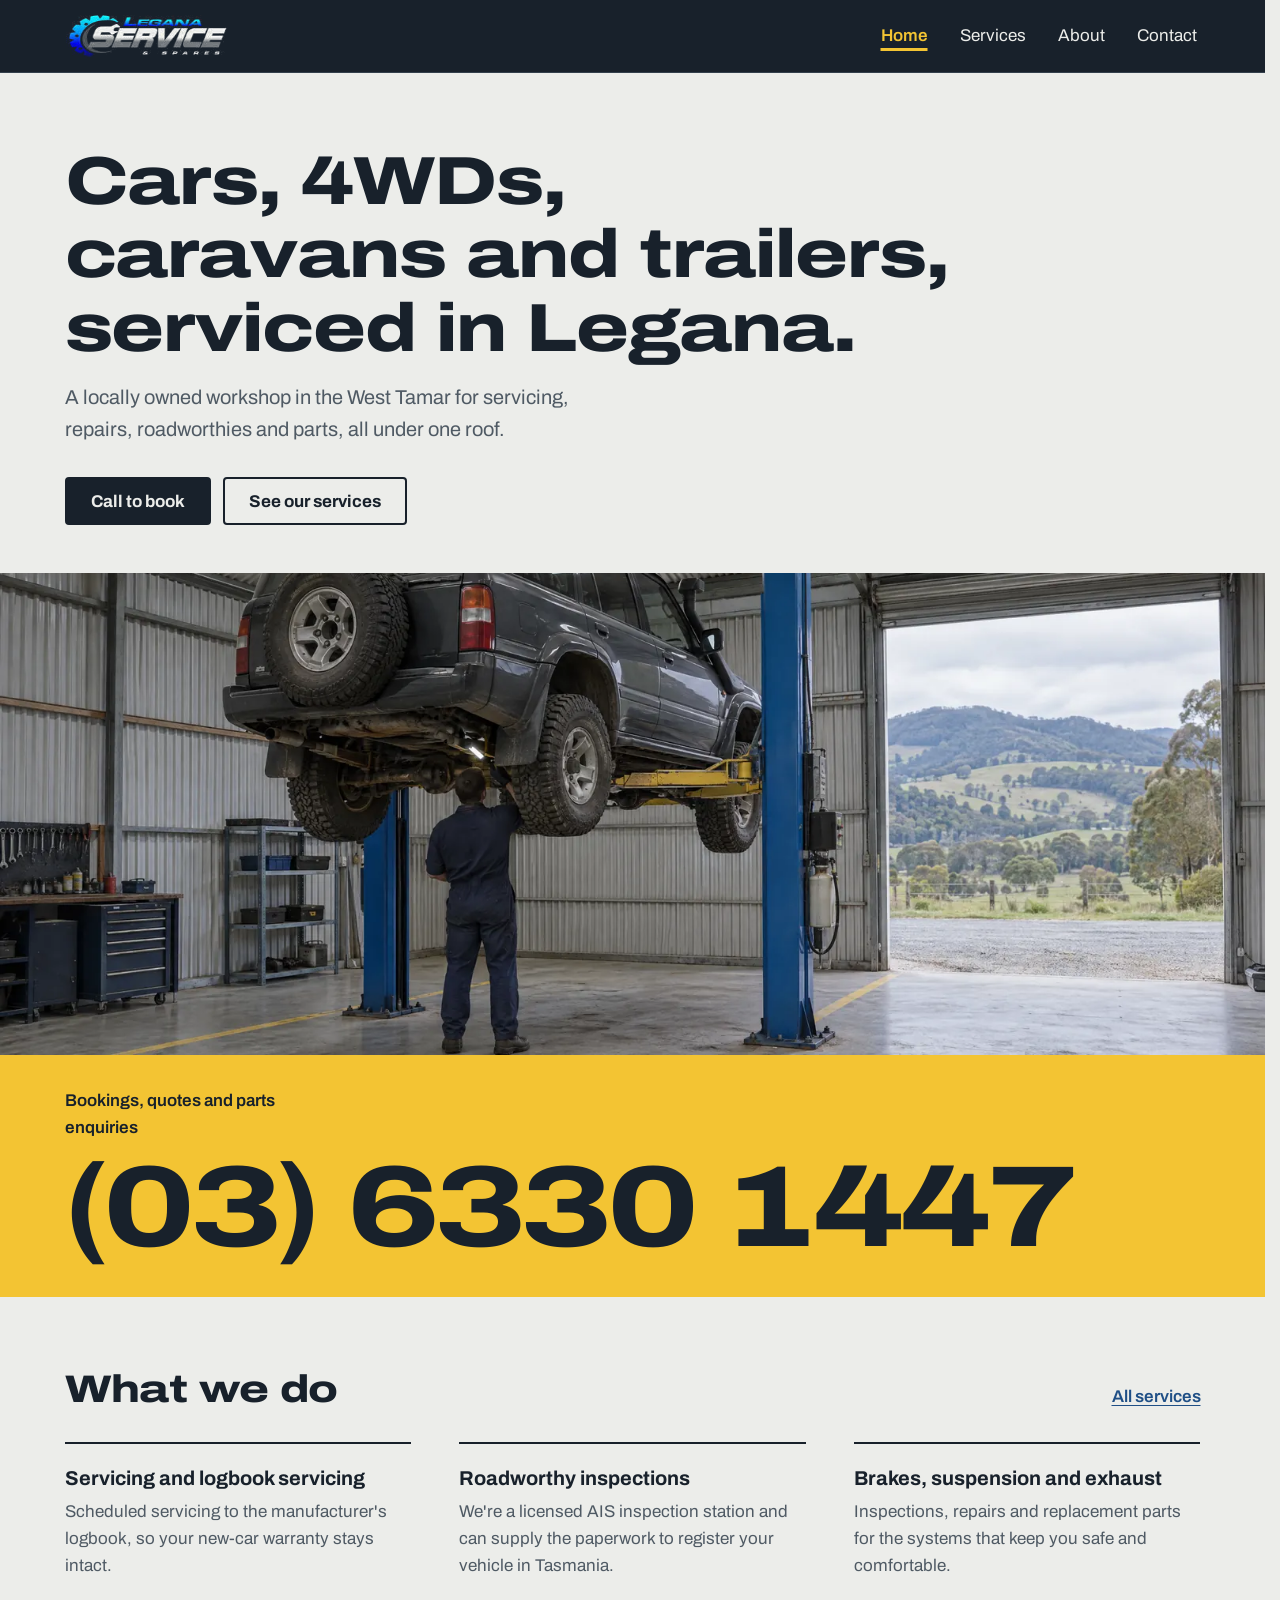
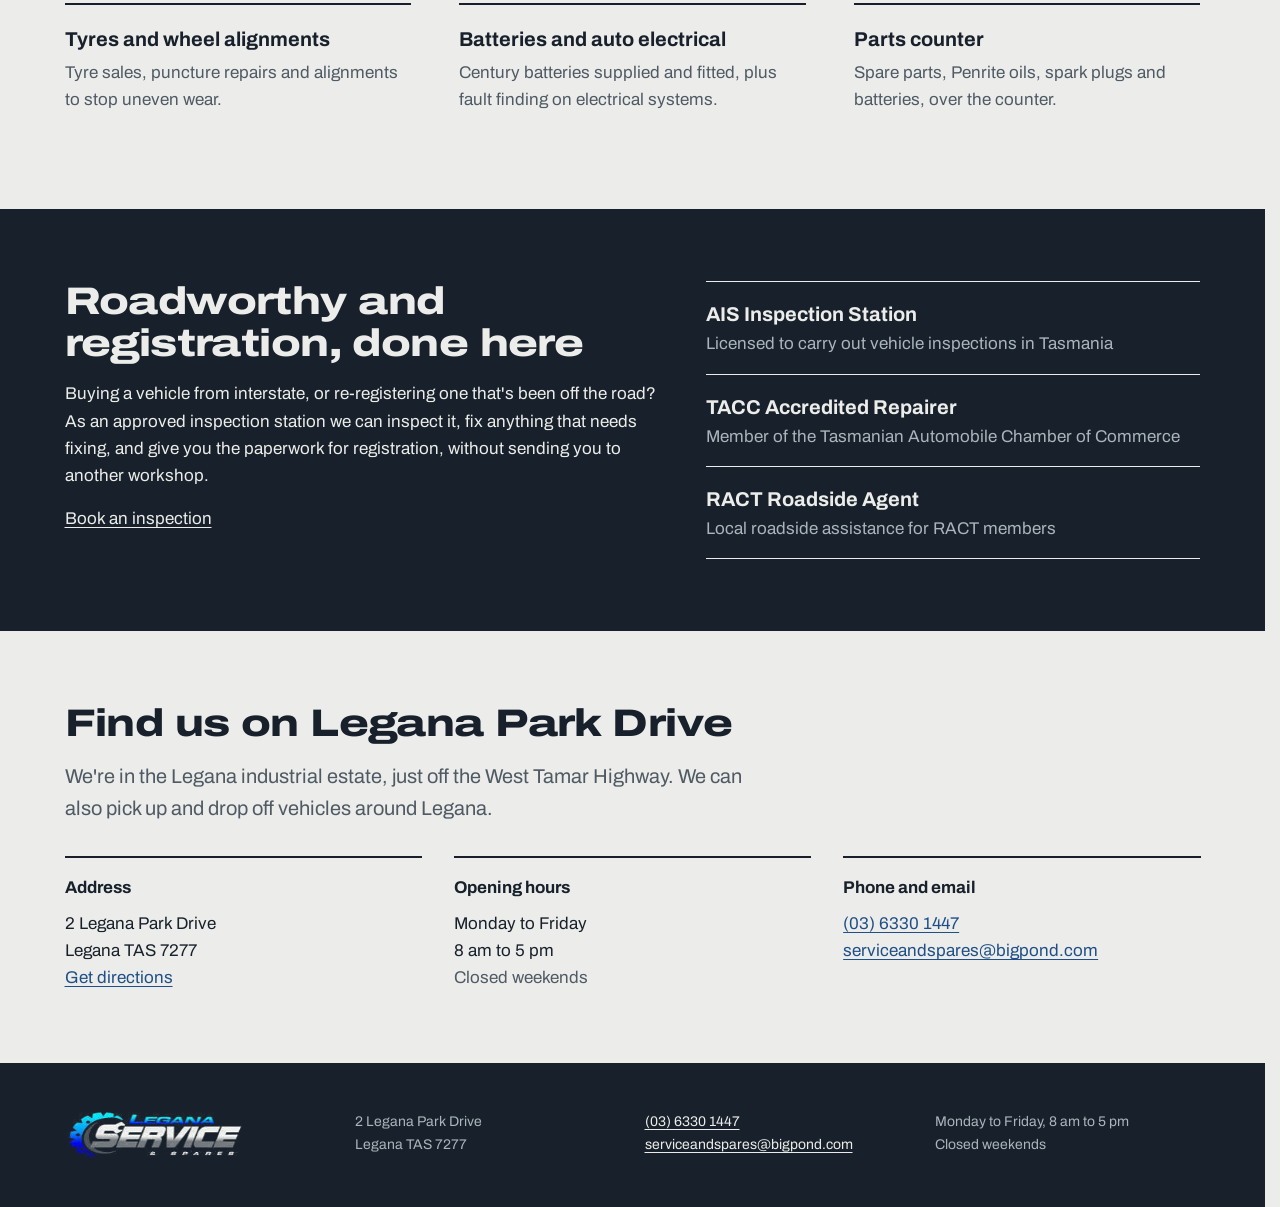
<file: index.html>
<!doctype html>
<html lang="en-AU">
<head>
  <meta charset="utf-8">
  <meta name="viewport" content="width=device-width, initial-scale=1">
  <title>Legana Service &amp; Spares | Car, 4WD, caravan and trailer servicing in Legana</title>
  <meta name="description" content="Locally owned workshop in Legana, Tasmania. Logbook servicing, repairs, roadworthy inspections, tyres, batteries and parts. Call (03) 6330 1447.">
  <link rel="icon" href="favicon.ico" sizes="32x32">
  <link rel="icon" href="assets/images/favicon.svg" type="image/svg+xml">
  <link rel="apple-touch-icon" href="assets/images/apple-touch-icon.png">
  <link rel="preload" href="assets/fonts/archivo.woff2" as="font" type="font/woff2" crossorigin>
  <link rel="preload" href="assets/images/logo.webp" as="image">
  <link rel="stylesheet" href="assets/css/theme.css?v=20261023">
  <link rel="stylesheet" href="assets/css/main.css?v=20261023">
  <link rel="stylesheet" href="assets/components/nav/nav.css?v=20261023">
  <script src="assets/components/nav/nav.js?v=20261023" defer></script>
  <script type="application/ld+json">
  {
    "@context": "https://schema.org",
    "@type": "AutoRepair",
    "name": "Legana Service & Spares",
    "telephone": "+61 3 6330 1447",
    "email": "serviceandspares@bigpond.com",
    "address": {
      "@type": "PostalAddress",
      "streetAddress": "2 Legana Park Drive",
      "addressLocality": "Legana",
      "addressRegion": "TAS",
      "postalCode": "7277",
      "addressCountry": "AU"
    },
    "openingHoursSpecification": [{
      "@type": "OpeningHoursSpecification",
      "dayOfWeek": ["Monday", "Tuesday", "Wednesday", "Thursday", "Friday"],
      "opens": "08:00",
      "closes": "17:00"
    }],
    "areaServed": "West Tamar, Tasmania"
  }
  </script>
</head>
<body>
  <header data-site-nav></header>

  <main id="main" class="page" tabindex="-1">
    <section class="hero wrap" aria-labelledby="hero-title">
      <h1 id="hero-title">Cars, 4WDs, caravans and trailers, serviced in Legana.</h1>
      <p class="lede">A locally owned workshop in the West Tamar for servicing, repairs, roadworthies and parts, all under one roof.</p>
      <div class="actions">
        <a class="button" href="tel:+61363301447">Call to book</a>
        <a class="button button--plain" href="services.html">See our services</a>
      </div>
    </section>

    <figure class="photo photo--wide">
      <picture>
        <source media="(max-width: 767px)" sizes="100vw"
          srcset="assets/images/workshop-hoist-mobile-800.webp 800w, assets/images/workshop-hoist-mobile-1080.webp 1080w">
        <img src="assets/images/workshop-hoist-1600.webp"
          srcset="assets/images/workshop-hoist-960.webp 960w, assets/images/workshop-hoist-1600.webp 1600w"
          sizes="100vw" width="1600" height="686" fetchpriority="high"
          alt="A mechanic inspecting the underside of a 4WD raised on a hoist, with green hills through the open roller door">
      </picture>
    </figure>

    <section class="floorline" aria-label="Phone">
      <div class="wrap">
        <p class="floorline__note">Bookings, quotes and parts enquiries</p>
        <a class="floorline__number" href="tel:+61363301447">(03) 6330 1447</a>
      </div>
    </section>

    <section class="band wrap" aria-labelledby="services-title">
      <div class="section-head">
        <h2 id="services-title">What we do</h2>
        <a href="services.html">All services</a>
      </div>
      <ul class="service-list">
        <li>
          <h3>Servicing and logbook servicing</h3>
          <p>Scheduled servicing to the manufacturer's logbook, so your new-car warranty stays intact.</p>
        </li>
        <li>
          <h3>Roadworthy inspections</h3>
          <p>We're a licensed AIS inspection station and can supply the paperwork to register your vehicle in Tasmania.</p>
        </li>
        <li>
          <h3>Brakes, suspension and exhaust</h3>
          <p>Inspections, repairs and replacement parts for the systems that keep you safe and comfortable.</p>
        </li>
        <li>
          <h3>Tyres and wheel alignments</h3>
          <p>Tyre sales, puncture repairs and alignments to stop uneven wear.</p>
        </li>
        <li>
          <h3>Batteries and auto electrical</h3>
          <p>Century batteries supplied and fitted, plus fault finding on electrical systems.</p>
        </li>
        <li>
          <h3>Parts counter</h3>
          <p>Spare parts, Penrite oils, spark plugs and batteries, over the counter.</p>
        </li>
      </ul>
    </section>

    <section class="band band--deep" aria-labelledby="registration-title">
      <div class="wrap split">
        <div>
          <h2 id="registration-title">Roadworthy and registration, done here</h2>
          <p>Buying a vehicle from interstate, or re-registering one that's been off the road? As an approved inspection station we can inspect it, fix anything that needs fixing, and give you the paperwork for registration, without sending you to another workshop.</p>
          <p><a href="contact.html">Book an inspection</a></p>
        </div>
        <ul class="facts">
          <li><strong>AIS Inspection Station</strong><span>Licensed to carry out vehicle inspections in Tasmania</span></li>
          <li><strong>TACC Accredited Repairer</strong><span>Member of the Tasmanian Automobile Chamber of Commerce</span></li>
          <li><strong>RACT Roadside Agent</strong><span>Local roadside assistance for RACT members</span></li>
        </ul>
      </div>
    </section>

    <section class="band wrap" aria-labelledby="visit-title">
      <h2 id="visit-title">Find us on Legana Park Drive</h2>
      <p class="lede">We're in the Legana industrial estate, just off the West Tamar Highway. We can also pick up and drop off vehicles around Legana.</p>
      <dl class="details">
        <div>
          <dt>Address</dt>
          <dd>2 Legana Park Drive<br>Legana TAS 7277<br><a href="https://www.google.com/maps/search/?api=1&amp;query=2+Legana+Park+Drive+Legana+TAS+7277">Get directions</a></dd>
        </div>
        <div>
          <dt>Opening hours</dt>
          <dd>Monday to Friday<br>8 am to 5 pm<br><span class="muted">Closed weekends</span></dd>
        </div>
        <div>
          <dt>Phone and email</dt>
          <dd><a href="tel:+61363301447">(03) 6330 1447</a><br><a href="mailto:serviceandspares@bigpond.com">serviceandspares@bigpond.com</a></dd>
        </div>
      </dl>
    </section>
  </main>

  <footer class="site-footer">
    <div class="wrap">
      <p class="site-footer__name"><img src="assets/images/logo.webp" width="231" height="62" alt="Legana Service &amp; Spares" loading="lazy" decoding="async"></p>
      <p>2 Legana Park Drive<br>Legana TAS 7277</p>
      <p><a href="tel:+61363301447">(03) 6330 1447</a><br><a href="mailto:serviceandspares@bigpond.com">serviceandspares@bigpond.com</a></p>
      <p>Monday to Friday, 8 am to 5 pm<br>Closed weekends</p>
    </div>
  </footer>
</body>
</html>
</file>
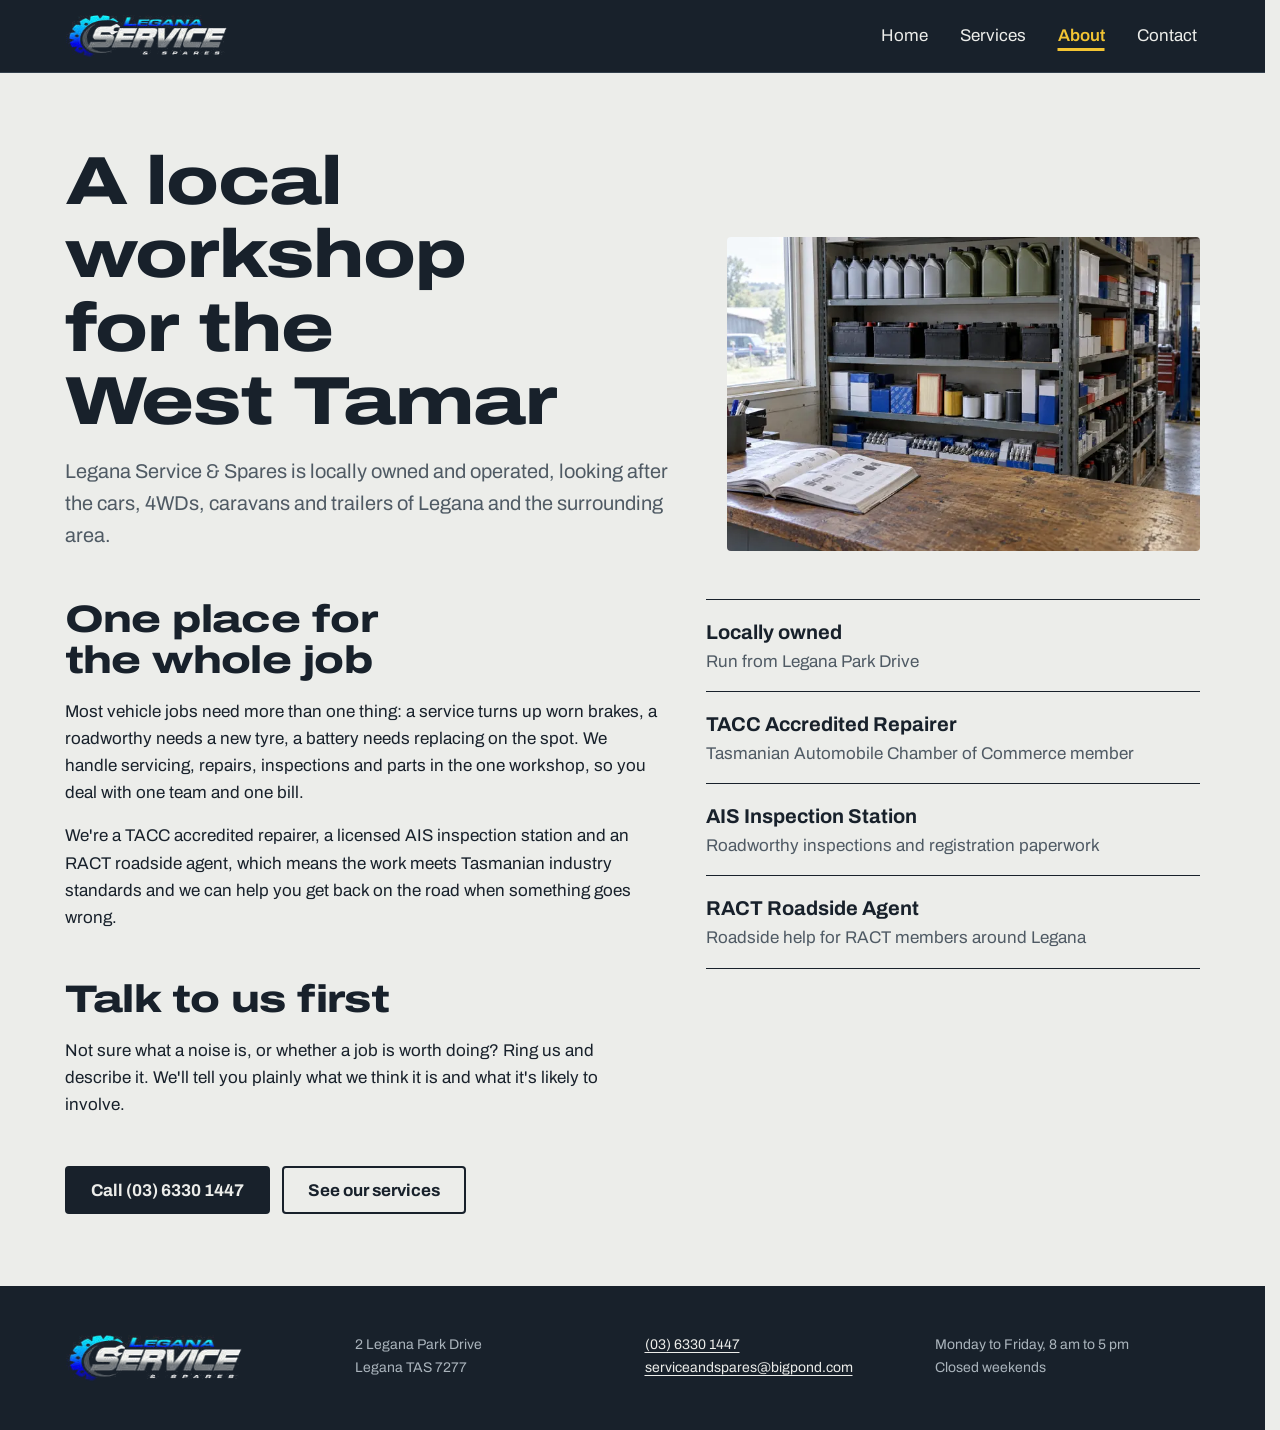
<file: about.html>
<!doctype html>
<html lang="en-AU">
<head>
  <meta charset="utf-8">
  <meta name="viewport" content="width=device-width, initial-scale=1">
  <title>About | Legana Service &amp; Spares</title>
  <meta name="description" content="A locally owned workshop in Legana, Tasmania: TACC accredited repairer, AIS inspection station and RACT roadside agent.">
  <link rel="icon" href="favicon.ico" sizes="32x32">
  <link rel="icon" href="assets/images/favicon.svg" type="image/svg+xml">
  <link rel="apple-touch-icon" href="assets/images/apple-touch-icon.png">
  <link rel="preload" href="assets/fonts/archivo.woff2" as="font" type="font/woff2" crossorigin>
  <link rel="preload" href="assets/images/logo.webp" as="image">
  <link rel="stylesheet" href="assets/css/theme.css?v=20261023">
  <link rel="stylesheet" href="assets/css/main.css?v=20261023">
  <link rel="stylesheet" href="assets/components/nav/nav.css?v=20261023">
  <script src="assets/components/nav/nav.js?v=20261023" defer></script>
</head>
<body>
  <header data-site-nav></header>

  <main id="main" class="page" tabindex="-1">
    <section class="page-head wrap page-head--photo" aria-labelledby="page-title">
      <div>
        <h1 id="page-title">A local workshop for the West Tamar</h1>
        <p class="lede">Legana Service &amp; Spares is locally owned and operated, looking after the cars, 4WDs, caravans and trailers of Legana and the surrounding area.</p>
      </div>
      <figure class="photo">
        <img src="assets/images/parts-counter-1200.webp"
          srcset="assets/images/parts-counter-720.webp 720w, assets/images/parts-counter-1200.webp 1200w"
          sizes="(min-width: 900px) 40vw, 100vw" width="1200" height="797" decoding="async"
          alt="A parts counter with shelves of oil, batteries, filters and spark plugs">
      </figure>
    </section>

    <section class="band wrap">
      <div class="split">
        <div class="prose">
          <h2>One place for the whole job</h2>
          <p>Most vehicle jobs need more than one thing: a service turns up worn brakes, a roadworthy needs a new tyre, a battery needs replacing on the spot. We handle servicing, repairs, inspections and parts in the one workshop, so you deal with one team and one bill.</p>
          <p>We're a TACC accredited repairer, a licensed AIS inspection station and an RACT roadside agent, which means the work meets Tasmanian industry standards and we can help you get back on the road when something goes wrong.</p>
          <h2>Talk to us first</h2>
          <p>Not sure what a noise is, or whether a job is worth doing? Ring us and describe it. We'll tell you plainly what we think it is and what it's likely to involve.</p>
        </div>
        <ul class="facts">
          <li><strong>Locally owned</strong><span>Run from Legana Park Drive</span></li>
          <li><strong>TACC Accredited Repairer</strong><span>Tasmanian Automobile Chamber of Commerce member</span></li>
          <li><strong>AIS Inspection Station</strong><span>Roadworthy inspections and registration paperwork</span></li>
          <li><strong>RACT Roadside Agent</strong><span>Roadside help for RACT members around Legana</span></li>
        </ul>
      </div>
      <div class="actions">
        <a class="button" href="tel:+61363301447">Call (03) 6330 1447</a>
        <a class="button button--plain" href="services.html">See our services</a>
      </div>
    </section>
  </main>

  <footer class="site-footer">
    <div class="wrap">
      <p class="site-footer__name"><img src="assets/images/logo.webp" width="231" height="62" alt="Legana Service &amp; Spares" loading="lazy" decoding="async"></p>
      <p>2 Legana Park Drive<br>Legana TAS 7277</p>
      <p><a href="tel:+61363301447">(03) 6330 1447</a><br><a href="mailto:serviceandspares@bigpond.com">serviceandspares@bigpond.com</a></p>
      <p>Monday to Friday, 8 am to 5 pm<br>Closed weekends</p>
    </div>
  </footer>
</body>
</html>
</file>
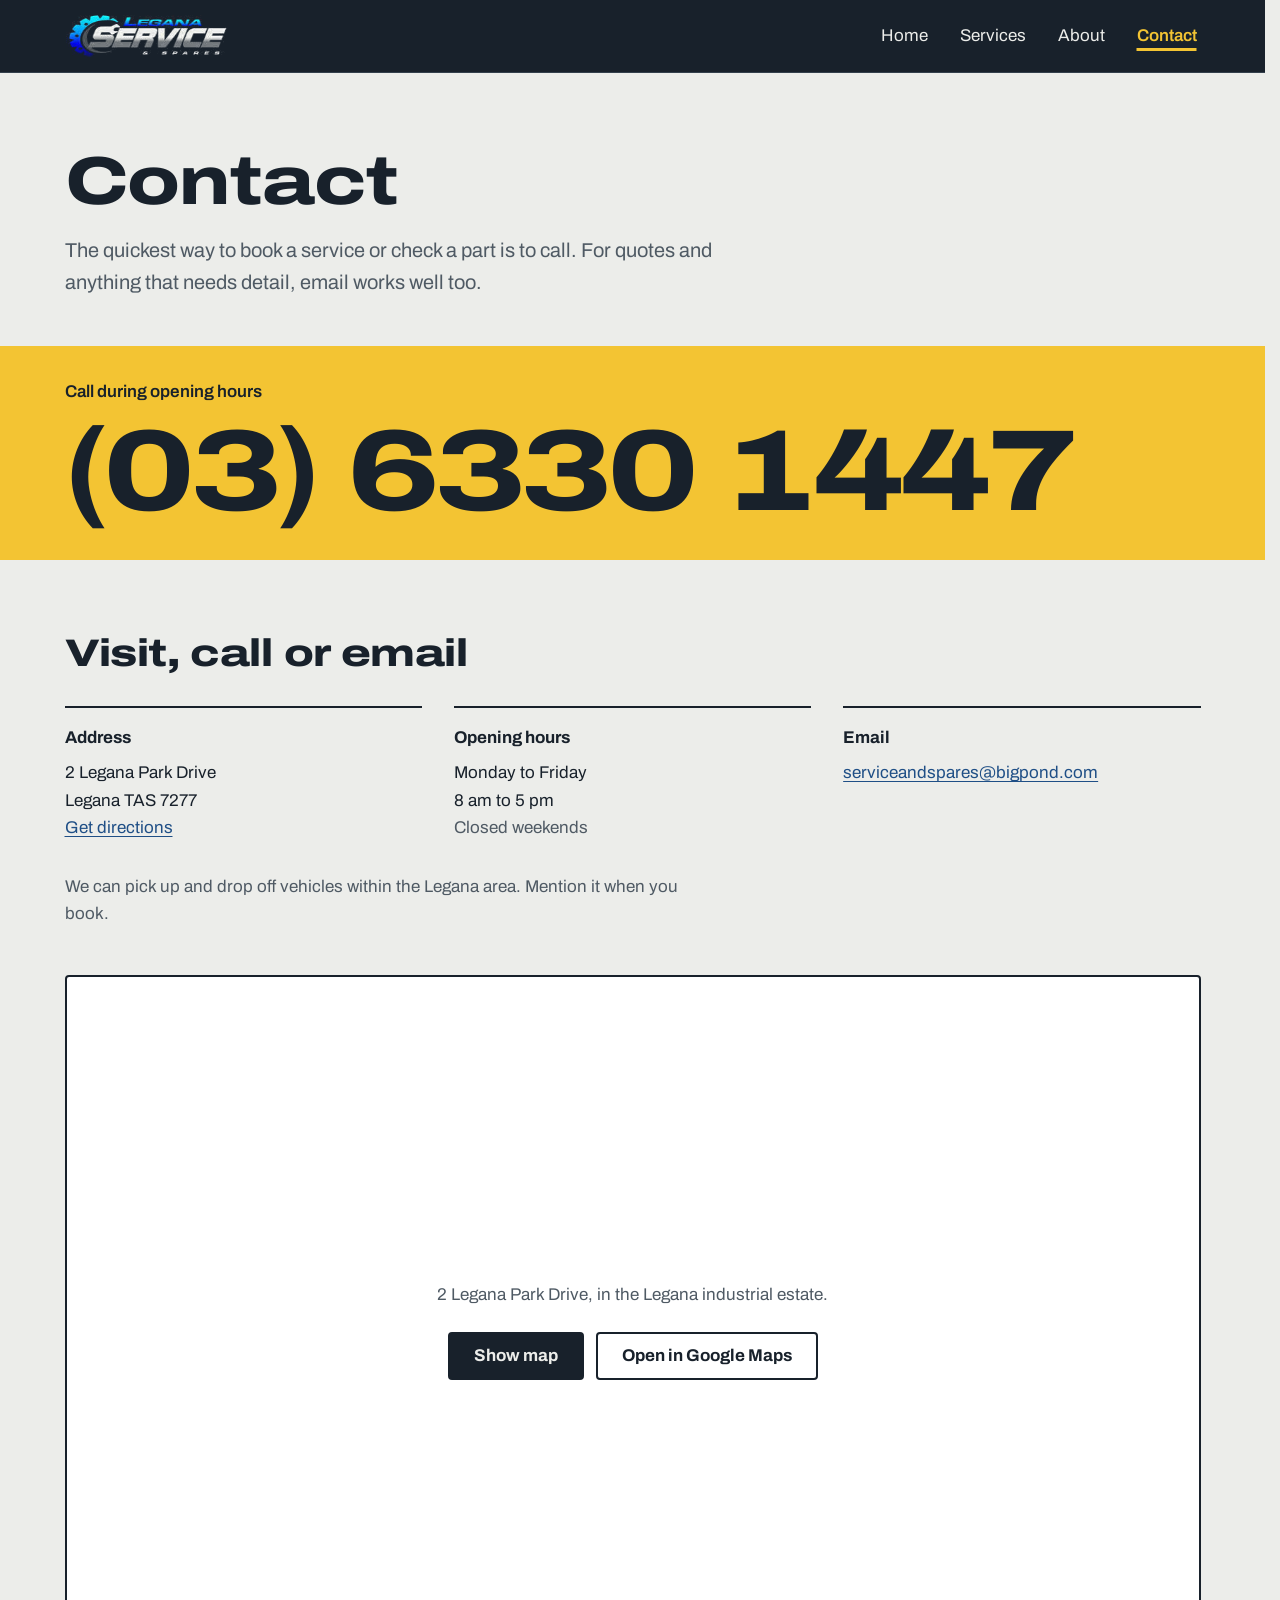
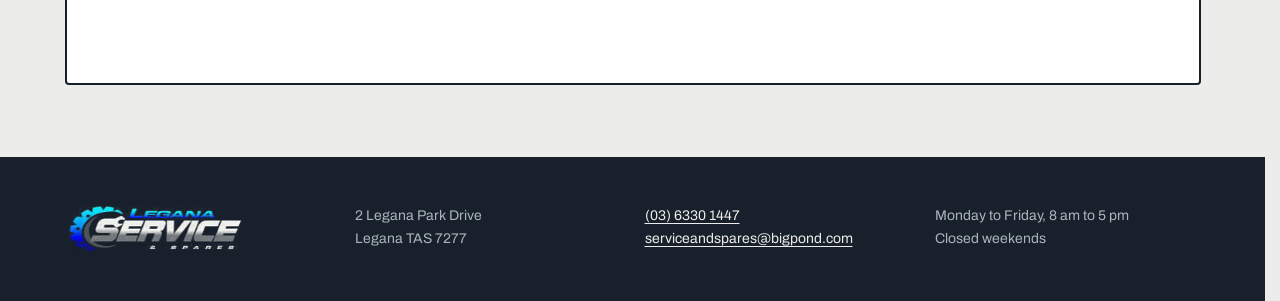
<file: contact.html>
<!doctype html>
<html lang="en-AU">
<head>
  <meta charset="utf-8">
  <meta name="viewport" content="width=device-width, initial-scale=1">
  <title>Contact | Legana Service &amp; Spares</title>
  <meta name="description" content="Call (03) 6330 1447 or visit us at 2 Legana Park Drive, Legana TAS 7277. Open Monday to Friday.">
  <link rel="icon" href="favicon.ico" sizes="32x32">
  <link rel="icon" href="assets/images/favicon.svg" type="image/svg+xml">
  <link rel="apple-touch-icon" href="assets/images/apple-touch-icon.png">
  <link rel="preload" href="assets/fonts/archivo.woff2" as="font" type="font/woff2" crossorigin>
  <link rel="preload" href="assets/images/logo.webp" as="image">
  <link rel="stylesheet" href="assets/css/theme.css?v=20261023">
  <link rel="stylesheet" href="assets/css/main.css?v=20261023">
  <link rel="stylesheet" href="assets/components/nav/nav.css?v=20261023">
  <script src="assets/components/nav/nav.js?v=20261023" defer></script>
  <script src="assets/js/map.js?v=20261023" defer></script>
</head>
<body>
  <header data-site-nav></header>

  <main id="main" class="page" tabindex="-1">
    <section class="page-head wrap" aria-labelledby="page-title">
      <h1 id="page-title">Contact</h1>
      <p class="lede">The quickest way to book a service or check a part is to call. For quotes and anything that needs detail, email works well too.</p>
    </section>

    <section class="floorline" aria-label="Phone">
      <div class="wrap">
        <p class="floorline__note">Call during opening hours</p>
        <a class="floorline__number" href="tel:+61363301447">(03) 6330 1447</a>
      </div>
    </section>

    <section class="band wrap" aria-labelledby="details-title">
      <h2 id="details-title">Visit, call or email</h2>
      <dl class="details">
        <div>
          <dt>Address</dt>
          <dd>2 Legana Park Drive<br>Legana TAS 7277<br><a href="https://www.google.com/maps/search/?api=1&amp;query=2+Legana+Park+Drive+Legana+TAS+7277">Get directions</a></dd>
        </div>
        <div>
          <dt>Opening hours</dt>
          <dd>Monday to Friday<br>8 am to 5 pm<br><span class="muted">Closed weekends</span></dd>
        </div>
        <div>
          <dt>Email</dt>
          <dd><a href="mailto:serviceandspares@bigpond.com">serviceandspares@bigpond.com</a></dd>
        </div>
      </dl>
      <p class="muted note">We can pick up and drop off vehicles within the Legana area. Mention it when you book.</p>
      <div class="map" data-map
        data-map-src="https://maps.google.com/maps?q=2%20Legana%20Park%20Drive%2C%20Legana%20TAS%207277&amp;z=15&amp;output=embed"
        data-map-title="Map showing 2 Legana Park Drive, Legana">
        <p>2 Legana Park Drive, in the Legana industrial estate.</p>
        <div class="actions">
          <button class="button" type="button" data-map-show>Show map</button>
          <a class="button button--plain" href="https://www.google.com/maps/search/?api=1&amp;query=2+Legana+Park+Drive+Legana+TAS+7277">Open in Google Maps</a>
        </div>
      </div>
    </section>
  </main>

  <footer class="site-footer">
    <div class="wrap">
      <p class="site-footer__name"><img src="assets/images/logo.webp" width="231" height="62" alt="Legana Service &amp; Spares" loading="lazy" decoding="async"></p>
      <p>2 Legana Park Drive<br>Legana TAS 7277</p>
      <p><a href="tel:+61363301447">(03) 6330 1447</a><br><a href="mailto:serviceandspares@bigpond.com">serviceandspares@bigpond.com</a></p>
      <p>Monday to Friday, 8 am to 5 pm<br>Closed weekends</p>
    </div>
  </footer>
</body>
</html>
</file>
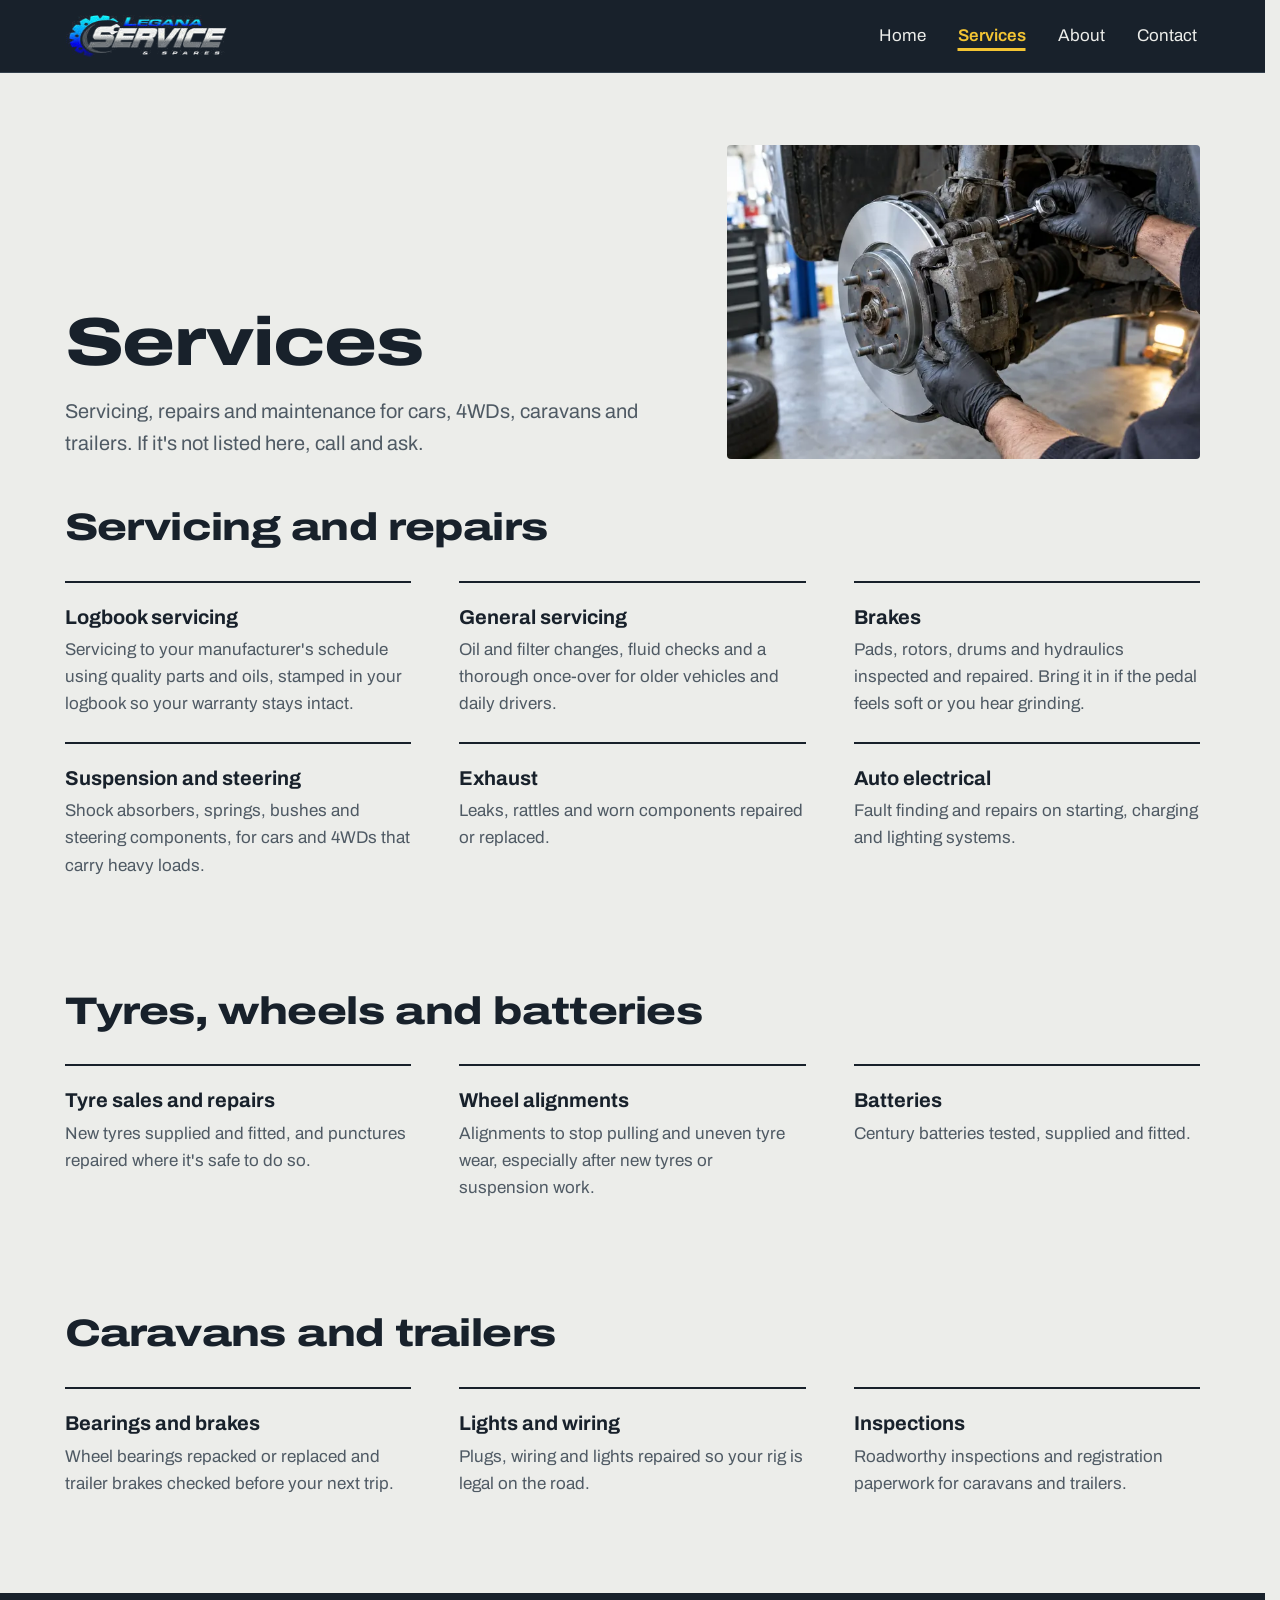
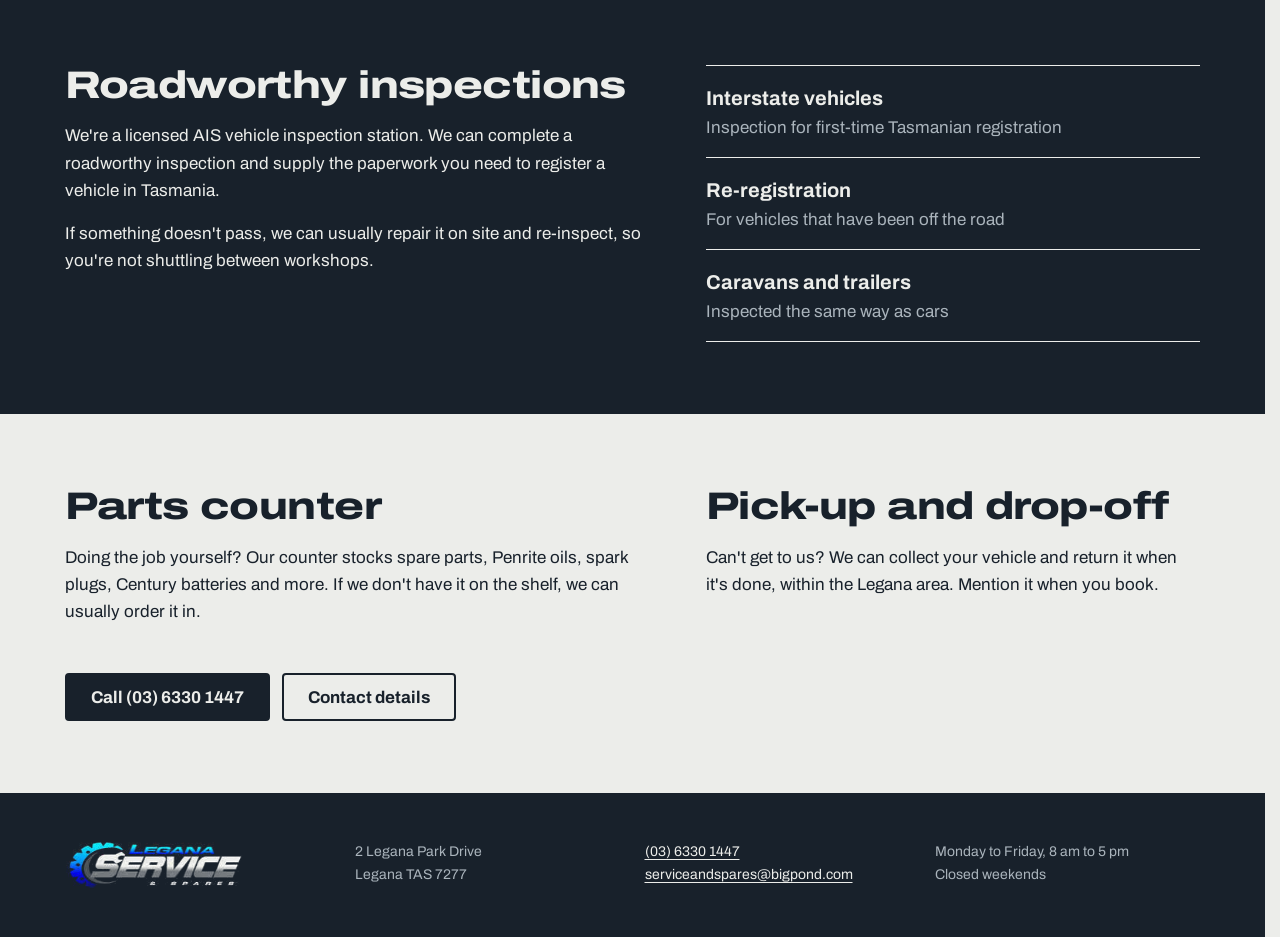
<file: services.html>
<!doctype html>
<html lang="en-AU">
<head>
  <meta charset="utf-8">
  <meta name="viewport" content="width=device-width, initial-scale=1">
  <title>Services | Legana Service &amp; Spares</title>
  <meta name="description" content="Logbook servicing, brakes, suspension, exhaust, tyres, wheel alignments, batteries, auto electrical, roadworthy inspections and parts in Legana, Tasmania.">
  <link rel="icon" href="favicon.ico" sizes="32x32">
  <link rel="icon" href="assets/images/favicon.svg" type="image/svg+xml">
  <link rel="apple-touch-icon" href="assets/images/apple-touch-icon.png">
  <link rel="preload" href="assets/fonts/archivo.woff2" as="font" type="font/woff2" crossorigin>
  <link rel="preload" href="assets/images/logo.webp" as="image">
  <link rel="stylesheet" href="assets/css/theme.css?v=20261023">
  <link rel="stylesheet" href="assets/css/main.css?v=20261023">
  <link rel="stylesheet" href="assets/components/nav/nav.css?v=20261023">
  <script src="assets/components/nav/nav.js?v=20261023" defer></script>
</head>
<body>
  <header data-site-nav></header>

  <main id="main" class="page" tabindex="-1">
    <section class="page-head wrap page-head--photo" aria-labelledby="page-title">
      <div>
        <h1 id="page-title">Services</h1>
        <p class="lede">Servicing, repairs and maintenance for cars, 4WDs, caravans and trailers. If it's not listed here, call and ask.</p>
      </div>
      <figure class="photo">
        <img src="assets/images/brake-job-1200.webp"
          srcset="assets/images/brake-job-720.webp 720w, assets/images/brake-job-1200.webp 1200w"
          sizes="(min-width: 900px) 40vw, 100vw" width="1200" height="797" decoding="async"
          alt="Gloved hands fitting a brake caliper over a new brake disc">
      </figure>
    </section>

    <section class="band wrap" aria-labelledby="servicing-title">
      <h2 id="servicing-title">Servicing and repairs</h2>
      <ul class="service-list">
        <li>
          <h3>Logbook servicing</h3>
          <p>Servicing to your manufacturer's schedule using quality parts and oils, stamped in your logbook so your warranty stays intact.</p>
        </li>
        <li>
          <h3>General servicing</h3>
          <p>Oil and filter changes, fluid checks and a thorough once-over for older vehicles and daily drivers.</p>
        </li>
        <li>
          <h3>Brakes</h3>
          <p>Pads, rotors, drums and hydraulics inspected and repaired. Bring it in if the pedal feels soft or you hear grinding.</p>
        </li>
        <li>
          <h3>Suspension and steering</h3>
          <p>Shock absorbers, springs, bushes and steering components, for cars and 4WDs that carry heavy loads.</p>
        </li>
        <li>
          <h3>Exhaust</h3>
          <p>Leaks, rattles and worn components repaired or replaced.</p>
        </li>
        <li>
          <h3>Auto electrical</h3>
          <p>Fault finding and repairs on starting, charging and lighting systems.</p>
        </li>
      </ul>
    </section>

    <section class="band wrap" aria-labelledby="tyres-title">
      <h2 id="tyres-title">Tyres, wheels and batteries</h2>
      <ul class="service-list">
        <li>
          <h3>Tyre sales and repairs</h3>
          <p>New tyres supplied and fitted, and punctures repaired where it's safe to do so.</p>
        </li>
        <li>
          <h3>Wheel alignments</h3>
          <p>Alignments to stop pulling and uneven tyre wear, especially after new tyres or suspension work.</p>
        </li>
        <li>
          <h3>Batteries</h3>
          <p>Century batteries tested, supplied and fitted.</p>
        </li>
      </ul>
    </section>

    <section class="band wrap" aria-labelledby="towing-title">
      <h2 id="towing-title">Caravans and trailers</h2>
      <ul class="service-list">
        <li>
          <h3>Bearings and brakes</h3>
          <p>Wheel bearings repacked or replaced and trailer brakes checked before your next trip.</p>
        </li>
        <li>
          <h3>Lights and wiring</h3>
          <p>Plugs, wiring and lights repaired so your rig is legal on the road.</p>
        </li>
        <li>
          <h3>Inspections</h3>
          <p>Roadworthy inspections and registration paperwork for caravans and trailers.</p>
        </li>
      </ul>
    </section>

    <section class="band band--deep" aria-labelledby="inspection-title">
      <div class="wrap split">
        <div>
          <h2 id="inspection-title">Roadworthy inspections</h2>
          <p>We're a licensed AIS vehicle inspection station. We can complete a roadworthy inspection and supply the paperwork you need to register a vehicle in Tasmania.</p>
          <p>If something doesn't pass, we can usually repair it on site and re-inspect, so you're not shuttling between workshops.</p>
        </div>
        <ul class="facts">
          <li><strong>Interstate vehicles</strong><span>Inspection for first-time Tasmanian registration</span></li>
          <li><strong>Re-registration</strong><span>For vehicles that have been off the road</span></li>
          <li><strong>Caravans and trailers</strong><span>Inspected the same way as cars</span></li>
        </ul>
      </div>
    </section>

    <section class="band wrap" aria-labelledby="parts-title">
      <div class="split">
        <div>
          <h2 id="parts-title">Parts counter</h2>
          <p>Doing the job yourself? Our counter stocks spare parts, Penrite oils, spark plugs, Century batteries and more. If we don't have it on the shelf, we can usually order it in.</p>
        </div>
        <div>
          <h2>Pick-up and drop-off</h2>
          <p>Can't get to us? We can collect your vehicle and return it when it's done, within the Legana area. Mention it when you book.</p>
        </div>
      </div>
      <div class="actions">
        <a class="button" href="tel:+61363301447">Call (03) 6330 1447</a>
        <a class="button button--plain" href="contact.html">Contact details</a>
      </div>
    </section>
  </main>

  <footer class="site-footer">
    <div class="wrap">
      <p class="site-footer__name"><img src="assets/images/logo.webp" width="231" height="62" alt="Legana Service &amp; Spares" loading="lazy" decoding="async"></p>
      <p>2 Legana Park Drive<br>Legana TAS 7277</p>
      <p><a href="tel:+61363301447">(03) 6330 1447</a><br><a href="mailto:serviceandspares@bigpond.com">serviceandspares@bigpond.com</a></p>
      <p>Monday to Friday, 8 am to 5 pm<br>Closed weekends</p>
    </div>
  </footer>
</body>
</html>
</file>
<file: assets/css/theme.css>
/*
  Theme: Legana Service & Spares colours, fonts and spacing.

  This is the ONLY file where colours and fonts are set. Every other
  stylesheet (including the nav component) reads these custom properties.

  Palette: workshop concrete, ink, overall blue and the yellow of a painted
  safety line. Yellow is a fill only: it is never used for text.
*/

/*
  Archivo is a variable font with a width axis: wide and heavy for headings,
  normal width for reading. It is hosted with the site (Latin characters,
  widths 100-125 %, weights 400-800) so it loads without a trip to Google.
  Each page preloads it in <head>.
*/
@font-face {
  font-family: "Archivo";
  font-style: normal;
  font-weight: 400 800;
  font-stretch: 100% 125%;
  font-display: swap;
  src: url("../fonts/archivo.woff2") format("woff2");
}

:root {
  /* Colour */
  --colour-paper: #ecedea;          /* page background: workshop concrete */
  --colour-surface: #ffffff;        /* raised surfaces, mobile menu panel */
  --colour-ink: #18212b;            /* body text */
  --colour-ink-muted: #4f5a64;      /* secondary text */
  --colour-line: #c9cecc;           /* borders and dividers */
  --colour-accent: #1f4f86;         /* links, current page, focus ring */
  --colour-accent-strong: #153a64;  /* hover and pressed states */
  --colour-on-accent: #ffffff;      /* text on accent backgrounds */
  --colour-signal: #f3c433;         /* safety-line yellow: fills only */
  --colour-on-signal: #18212b;      /* text on the yellow */
  --colour-deep: #18212b;           /* dark bands */
  --colour-on-deep: #ecedea;        /* text on dark bands */
  --colour-on-deep-muted: #aab4bc;  /* secondary text on dark bands */
  --colour-deep-line: #34404c;      /* dividers on dark bands */

  /* Fonts */
  --font-body: "Archivo", system-ui, -apple-system, "Segoe UI", Roboto, Arial, sans-serif;
  --font-display: "Archivo", system-ui, -apple-system, "Segoe UI", Roboto, Arial, sans-serif;
  --display-stretch: 125%;          /* wide cut for headings */
  --display-weight: 800;

  /* Type scale (roughly a 1.25 ratio) */
  --text-sm: 0.875rem;
  --text-base: 1.0625rem;
  --text-lg: 1.25rem;
  --text-xl: 1.6rem;
  --text-2xl: clamp(1.75rem, 3.6vw, 2.4rem);
  --text-3xl: clamp(2.2rem, 6vw, 4.25rem);
  --text-giant: clamp(2.6rem, 9vw, 7.25rem);
  --leading-body: 1.6;
  --leading-tight: 1.08;
  --measure: 64ch;                  /* comfortable line length */

  /* Spacing */
  --space-1: 0.25rem;
  --space-2: 0.5rem;
  --space-3: 0.75rem;
  --space-4: 1rem;
  --space-5: 1.5rem;
  --space-6: 2rem;
  --space-7: 3rem;
  --space-8: 4.5rem;
  --space-9: 7rem;

  /* Layout */
  --page-max-width: 76rem;
  --page-gutter: clamp(1rem, 4vw, 2.5rem);
  --radius: 0.25rem;

  /* Navigation: a dark bar to carry the logo, which is drawn for black */
  --nav-bar-height: 4.5rem;         /* fixed height of the top bar */
  --nav-logo-height: 2.75rem;
  --nav-bg: var(--colour-deep);
  --nav-panel-bg: var(--colour-deep);
  --nav-ink: var(--colour-on-deep);
  --nav-ink-hover: var(--colour-signal);
  --nav-current: var(--colour-signal);
  --nav-line: var(--colour-deep-line);
  --nav-focus: var(--colour-signal);
  --nav-link-gap: var(--space-5);
  --focus-ring: 3px solid var(--colour-accent);
  --focus-offset: 3px;

  /* Stacking order: the header must sit above everything else on the page */
  --z-nav: 1000;

  /* Motion */
  --duration-fast: 160ms;
  --duration-slow: 700ms;
  --easing: cubic-bezier(0.2, 0, 0, 1);

  /*
    Breakpoint (for reference only: custom properties cannot be used inside
    media queries). The mobile menu applies under 768 px; 768 px and wider is
    the desktop menu. nav.css and nav.js both use this value.
  */
}
</file>
<file: assets/css/main.css>
/*
  Base page styles. Colours, fonts and spacing come from theme.css.
*/

*,
*::before,
*::after {
  box-sizing: border-box;
}

html {
  -webkit-text-size-adjust: 100%;
  text-size-adjust: 100%;
  scrollbar-gutter: stable;
}

body {
  margin: 0;
  min-height: 100vh;
  display: flex;
  flex-direction: column;
  background: var(--colour-paper);
  color: var(--colour-ink);
  font-family: var(--font-body);
  font-size: var(--text-base);
  line-height: var(--leading-body);
}

img {
  max-width: 100%;
  height: auto;
  display: block;
}

h1,
h2,
h3 {
  font-family: var(--font-display);
  line-height: var(--leading-tight);
  margin: 0 0 var(--space-4);
  text-wrap: balance;
}

h1,
h2 {
  font-stretch: var(--display-stretch);
  font-weight: var(--display-weight);
  letter-spacing: -0.015em;
}

h1 {
  font-size: var(--text-3xl);
}

h2 {
  font-size: var(--text-2xl);
}

h3 {
  font-size: var(--text-lg);
  font-weight: 700;
}

p {
  margin: 0 0 var(--space-4);
  max-width: var(--measure);
}

a {
  color: var(--colour-accent);
  text-underline-offset: 0.18em;
}

a:hover {
  color: var(--colour-accent-strong);
}

:focus-visible {
  outline: var(--focus-ring);
  outline-offset: var(--focus-offset);
}

/* Page layout: <main> holds full-width bands; .wrap centres their content. */

.page {
  flex: 1;
  width: 100%;
}

.page:focus {
  outline: none;
}

.wrap {
  width: 100%;
  max-width: var(--page-max-width);
  margin: 0 auto;
  padding-left: var(--page-gutter);
  padding-right: var(--page-gutter);
}

.band {
  padding-top: var(--space-8);
  padding-bottom: var(--space-8);
}

/* Two light bands in a row share one gap rather than doubling it */
.band:not(.band--deep) + .band:not(.band--deep),
.page-head + .band:not(.band--deep) {
  padding-top: var(--space-4);
}

.band--deep {
  background: var(--colour-deep);
  color: var(--colour-on-deep);
}

.band--deep a {
  color: var(--colour-on-deep);
}

.band--deep a:hover {
  color: var(--colour-signal);
}

.band--deep :focus-visible {
  outline-color: var(--colour-signal);
}

.lede {
  font-size: var(--text-lg);
  color: var(--colour-ink-muted);
}

.muted {
  color: var(--colour-ink-muted);
}

/* Buttons */

.actions {
  display: flex;
  flex-wrap: wrap;
  gap: var(--space-3);
  margin-top: var(--space-6);
}

.button {
  display: inline-flex;
  align-items: center;
  min-height: 3rem;
  padding: var(--space-2) var(--space-5);
  border: 2px solid var(--colour-ink);
  border-radius: var(--radius);
  background: var(--colour-ink);
  color: var(--colour-paper);
  font: inherit;
  font-weight: 700;
  text-decoration: none;
  cursor: pointer;
  transition: background-color var(--duration-fast) var(--easing),
    color var(--duration-fast) var(--easing);
}

.button:hover {
  background: var(--colour-accent-strong);
  border-color: var(--colour-accent-strong);
  color: var(--colour-on-accent);
}

.button--plain {
  background: transparent;
  color: var(--colour-ink);
}

.button--plain:hover {
  background: var(--colour-ink);
  border-color: var(--colour-ink);
  color: var(--colour-paper);
}

/* Home: opening headline */

.hero {
  padding-top: var(--space-8);
  padding-bottom: var(--space-7);
}

.hero h1 {
  max-width: 14em;
}

.hero .lede {
  max-width: 46ch;
}

/* Page headings on inner pages */

.page-head {
  padding-top: var(--space-8);
  padding-bottom: var(--space-6);
}

.page-head h1 {
  max-width: 16em;
}

/* Photographs */

.photo {
  margin: 0;
}

.photo picture {
  display: block;
}

.photo img {
  width: 100%;
  border-radius: var(--radius);
}

/* Full-width photo on the home page, sitting directly on the floor line */
.photo--wide img {
  aspect-ratio: 3 / 2;
  object-fit: cover;
  object-position: 38% 50%;
  border-radius: 0;
}

@media (min-width: 768px) {
  .photo--wide img {
    aspect-ratio: 21 / 8;
  }
}

.page-head--photo {
  display: grid;
  gap: var(--space-6);
  align-items: end;
}

@media (min-width: 900px) {
  .page-head--photo {
    grid-template-columns: 1.3fr 1fr;
    gap: var(--space-7);
  }
}

.page-head--photo .lede {
  margin-bottom: 0;
}

/*
  The floor line: a full-width band of safety-line yellow carrying the phone
  number. It is the one bold element on the site; keep everything else quiet.
  On first load it is painted across from the left, once.
*/

.floorline {
  position: relative;
  color: var(--colour-on-signal);
  isolation: isolate;
}

.floorline::before {
  content: "";
  position: absolute;
  inset: 0;
  z-index: -1;
  background: var(--colour-signal);
  transform-origin: left center;
  animation: paint-line var(--duration-slow) var(--easing) both;
}

.floorline .wrap {
  display: flex;
  flex-wrap: wrap;
  align-items: baseline;
  justify-content: space-between;
  gap: var(--space-2) var(--space-6);
  padding-top: var(--space-6);
  padding-bottom: var(--space-6);
}

.floorline__note {
  margin: 0;
  font-weight: 600;
  max-width: 22ch;
}

.floorline__number {
  font-family: var(--font-display);
  font-size: var(--text-giant);
  font-stretch: var(--display-stretch);
  font-weight: var(--display-weight);
  font-variant-numeric: tabular-nums;
  line-height: 1;
  letter-spacing: -0.03em;
  color: inherit;
  text-decoration: none;
  white-space: nowrap;
}

.floorline__number:hover {
  color: inherit;
  text-decoration: underline;
  text-decoration-thickness: 0.06em;
  text-underline-offset: 0.12em;
}

.floorline__number:focus-visible {
  outline-color: var(--colour-ink);
}

@keyframes paint-line {
  from {
    transform: scaleX(0);
  }
  to {
    transform: scaleX(1);
  }
}

/* Lists of services: rows divided by rules, not cards */

.service-list {
  display: grid;
  grid-template-columns: repeat(auto-fit, minmax(min(100%, 20rem), 1fr));
  column-gap: var(--space-7);
  margin: var(--space-6) 0 0;
  padding: 0;
  list-style: none;
}

.service-list li {
  padding: var(--space-5) 0;
  border-top: 2px solid var(--colour-ink);
}

.service-list h3 {
  margin-bottom: var(--space-2);
}

.service-list p {
  margin: 0;
  color: var(--colour-ink-muted);
}

.section-head {
  display: flex;
  flex-wrap: wrap;
  align-items: baseline;
  justify-content: space-between;
  gap: var(--space-3) var(--space-6);
}

.section-head h2 {
  margin: 0;
}

.section-head a {
  font-weight: 600;
}

/* Two columns: text beside a supporting list */

.split {
  display: grid;
  gap: var(--space-7);
}

@media (min-width: 900px) {
  .split {
    grid-template-columns: 1.2fr 1fr;
    align-items: start;
  }
}

.split > :last-child > :last-child {
  margin-bottom: 0;
}

/* Accreditations and similar short facts */

.facts {
  margin: 0;
  padding: 0;
  list-style: none;
}

.facts li {
  padding: var(--space-4) 0;
  border-top: 1px solid currentColor;
}

.facts li:last-child {
  border-bottom: 1px solid currentColor;
}

.facts strong {
  display: block;
  font-size: var(--text-lg);
}

.facts span {
  color: var(--colour-on-deep-muted);
}

.band:not(.band--deep) .facts span {
  color: var(--colour-ink-muted);
}

/* Contact details: address, hours, phone */

.details {
  display: grid;
  grid-template-columns: repeat(auto-fit, minmax(min(100%, 14rem), 1fr));
  gap: var(--space-6);
  margin: var(--space-6) 0 0;
}

.details div {
  border-top: 2px solid var(--colour-ink);
  padding-top: var(--space-4);
}

.details dt {
  font-weight: 700;
  margin-bottom: var(--space-2);
}

.details dd {
  margin: 0;
  overflow-wrap: anywhere;
}

.note {
  margin-top: var(--space-6);
}

/*
  Map on the Contact page. The Google Maps embed only loads when "Show map"
  is tapped: loading it in the background made iPhones jump the page.
*/
.map {
  display: grid;
  place-content: center;
  justify-items: center;
  gap: var(--space-2);
  width: 100%;
  aspect-ratio: 16 / 10;
  margin-top: var(--space-7);
  padding: var(--space-5);
  border: 2px solid var(--colour-ink);
  border-radius: var(--radius);
  background: var(--colour-surface);
  text-align: center;
}

.map p {
  margin: 0;
  color: var(--colour-ink-muted);
}

.map .actions {
  justify-content: center;
  margin-top: var(--space-4);
}

.map.is-loaded {
  display: block;
  padding: 0;
  overflow: hidden;
}

.map iframe {
  display: block;
  width: 100%;
  height: 100%;
  border: 0;
}

@media (max-width: 479.98px) {
  .map {
    aspect-ratio: 4 / 5;
  }
}

/* Prose pages */

.prose h2 {
  margin-top: var(--space-7);
}

.prose > :first-child {
  margin-top: 0;
}

/* Footer */

.site-footer {
  background: var(--colour-deep);
  color: var(--colour-on-deep-muted);
  font-size: var(--text-sm);
}

.site-footer a {
  color: var(--colour-on-deep);
}

.site-footer a:hover {
  color: var(--colour-signal);
}

.site-footer :focus-visible {
  outline-color: var(--colour-signal);
}

.site-footer .wrap {
  display: grid;
  grid-template-columns: repeat(auto-fit, minmax(min(100%, 13rem), 1fr));
  gap: var(--space-5);
  padding-top: var(--space-7);
  padding-bottom: var(--space-7);
}

.site-footer p {
  margin: 0;
}

.site-footer__name img {
  height: 3rem;
  width: auto;
}

/* Narrow phones: the wide cut is too wide for the phone number */

@media (max-width: 479.98px) {
  .floorline__number {
    font-stretch: 100%;
    font-size: clamp(2rem, 11.5vw, 3rem);
  }
}

@media (prefers-reduced-motion: reduce) {
  *,
  *::before,
  *::after {
    animation-duration: 0.01ms !important;
    transition-duration: 0.01ms !important;
  }
}
</file>
<file: assets/components/nav/nav.css>
/*
  Shared navigation menu styles.
  Colours, fonts and sizes come from assets/css/theme.css.
  The header can have its own colours: set the optional --nav-* custom
  properties in theme.css (each falls back to the page colours).

  Breakpoint: the mobile menu applies under 768 px. This must match
  DESKTOP_QUERY in nav.js.

  Do not add transform, filter or backdrop-filter to .site-header: they
  would trap the fixed mobile panel inside the header.
*/

/*
  Sections reached from a link (in the menu, in the page, or from another
  page) stop just below the sticky header instead of underneath it.
  Set on elements with an id rather than as scroll-padding on <html>:
  scroll-padding makes the page jump when the header itself gets focus.
*/
:where([id]:not(.site-nav__panel)) {
  scroll-margin-top: calc(var(--nav-bar-height) + var(--space-4));
}

/* Reserve the bar's space before the script runs, so the page does not jump. */
[data-site-nav] {
  min-height: var(--nav-bar-height);
}

.site-header {
  position: sticky;
  top: 0;
  z-index: var(--z-nav);
  background: var(--nav-bg, var(--colour-paper));
  border-bottom: 1px solid var(--nav-line, var(--colour-line));
  color: var(--nav-ink, var(--colour-ink));
  font-family: var(--font-body);
}

.site-nav__bar {
  display: flex;
  align-items: center;
  justify-content: space-between;
  gap: var(--space-4);
  height: var(--nav-bar-height);
  max-width: var(--page-max-width);
  margin: 0 auto;
  padding: 0 var(--page-gutter);
}

/* Skip link: hidden until it receives keyboard focus */
.site-nav__skip {
  position: absolute;
  top: var(--space-2);
  left: var(--space-2);
  z-index: 1;
  padding: var(--space-2) var(--space-4);
  background: var(--colour-accent);
  color: var(--colour-on-accent);
  border-radius: var(--radius);
  transform: translateY(-200%);
}

.site-nav__skip:focus {
  transform: none;
  color: var(--colour-on-accent);
}

.site-nav__brand {
  font-family: var(--font-display);
  font-size: var(--text-lg);
  font-weight: 600;
  color: inherit;
  text-decoration: none;
  white-space: nowrap;
  overflow: hidden;
  text-overflow: ellipsis;
  min-width: 0;
}

.site-nav__brand:hover {
  color: var(--nav-ink-hover, var(--colour-accent-strong));
}

.site-nav__list {
  list-style: none;
  margin: 0;
  padding: 0;
}

.site-nav__link {
  color: inherit;
  text-decoration: none;
  border-radius: var(--radius);
}

.site-nav__link:hover {
  color: var(--nav-ink-hover, var(--colour-accent-strong));
  text-decoration: underline;
  text-decoration-thickness: 1px;
}

.site-nav__link[aria-current="page"] {
  color: var(--nav-current, var(--colour-accent));
  font-weight: 600;
  text-decoration: underline;
  text-decoration-thickness: 3px;
  text-underline-offset: 0.4em;
}

.site-nav__skip:focus-visible,
.site-nav__brand:focus-visible,
.site-nav__link:focus-visible,
.site-nav__toggle:focus-visible {
  outline: var(--focus-ring);
  outline-color: var(--nav-focus, var(--colour-accent));
  outline-offset: var(--focus-offset);
}

/* Optional logo image (set NAV_CONFIG.logo in nav.js) */
.site-nav__logo {
  display: block;
  height: var(--nav-logo-height, 2.5rem);
  width: auto;
  max-width: 100%;
}

/* Hamburger button */
.site-nav__toggle {
  display: none;
  flex: none;
  align-items: center;
  justify-content: center;
  width: 2.75rem;
  height: 2.75rem;
  margin-right: calc(var(--space-2) * -1);
  padding: 0;
  border: 0;
  border-radius: var(--radius);
  background: transparent;
  color: inherit;
  cursor: pointer;
}

.site-nav__icon,
.site-nav__icon::before,
.site-nav__icon::after {
  display: block;
  width: 1.375rem;
  height: 2px;
  background: currentColor;
  border-radius: 1px;
  transition: transform var(--duration-fast) var(--easing),
    background-color var(--duration-fast) var(--easing);
}

.site-nav__icon {
  position: relative;
}

.site-nav__icon::before,
.site-nav__icon::after {
  content: "";
  position: absolute;
  left: 0;
}

.site-nav__icon::before {
  transform: translateY(-7px);
}

.site-nav__icon::after {
  transform: translateY(7px);
}

/* Bars become a cross while the menu is open */
.site-nav__toggle[aria-expanded="true"] .site-nav__icon {
  background-color: transparent;
}

.site-nav__toggle[aria-expanded="true"] .site-nav__icon::before {
  transform: rotate(45deg);
}

.site-nav__toggle[aria-expanded="true"] .site-nav__icon::after {
  transform: rotate(-45deg);
}

/* Desktop: 768 px and wider */
@media (min-width: 768px) {
  .site-nav__list {
    display: flex;
    gap: var(--nav-link-gap);
  }

  .site-nav__link {
    display: inline-block;
    padding: var(--space-2) var(--space-1);
  }
}

/* Mobile: under 768 px */
@media (max-width: 767.98px) {
  .site-nav__toggle {
    display: inline-flex;
  }

  /* The panel fills the screen below the bar and scrolls on its own */
  .site-nav__panel {
    position: fixed;
    top: var(--nav-bar-height);
    right: 0;
    bottom: 0;
    left: 0;
    overflow-y: auto;
    overscroll-behavior: contain;
    padding: var(--space-4) var(--page-gutter) var(--space-7);
    background: var(--nav-panel-bg, var(--colour-surface));
    border-top: 1px solid var(--nav-line, var(--colour-line));
    visibility: hidden;
    opacity: 0;
    transform: translateY(-0.5rem);
    transition: opacity var(--duration-fast) var(--easing),
      transform var(--duration-fast) var(--easing),
      visibility 0s linear var(--duration-fast);
  }

  .site-header.is-open .site-nav__panel {
    visibility: visible;
    opacity: 1;
    transform: none;
    transition: opacity var(--duration-fast) var(--easing),
      transform var(--duration-fast) var(--easing),
      visibility 0s linear 0s;
  }

  .site-nav__list li {
    border-bottom: 1px solid var(--nav-line, var(--colour-line));
  }

  .site-nav__link {
    display: block;
    padding: var(--space-4) var(--space-1);
    font-size: var(--text-lg);
  }
}

/*
  Stops the page behind the open mobile menu from scrolling.
  Lock <html> only: putting overflow: hidden on <body> as well makes the body
  its own scroll container, which breaks the sticky header on scrolled pages.
*/
html.site-nav-lock {
  overflow: hidden;
}
</file>
